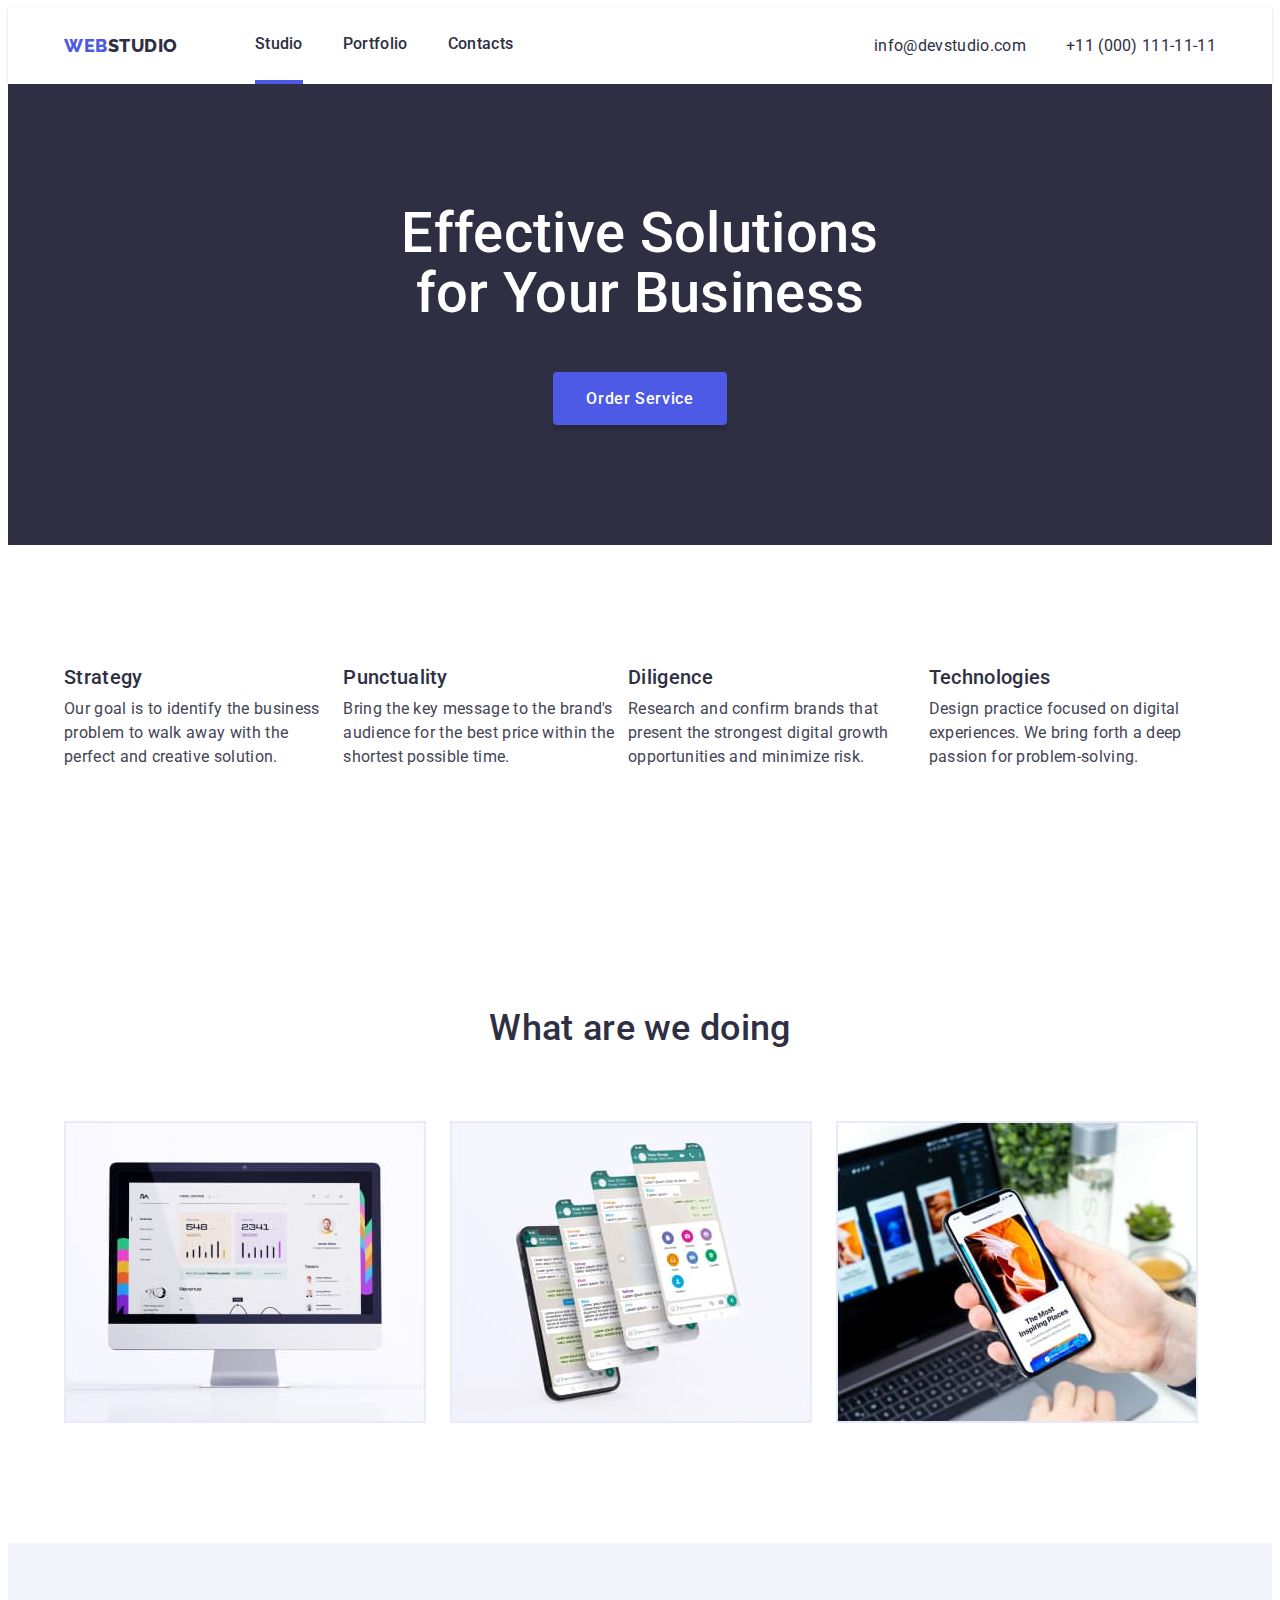
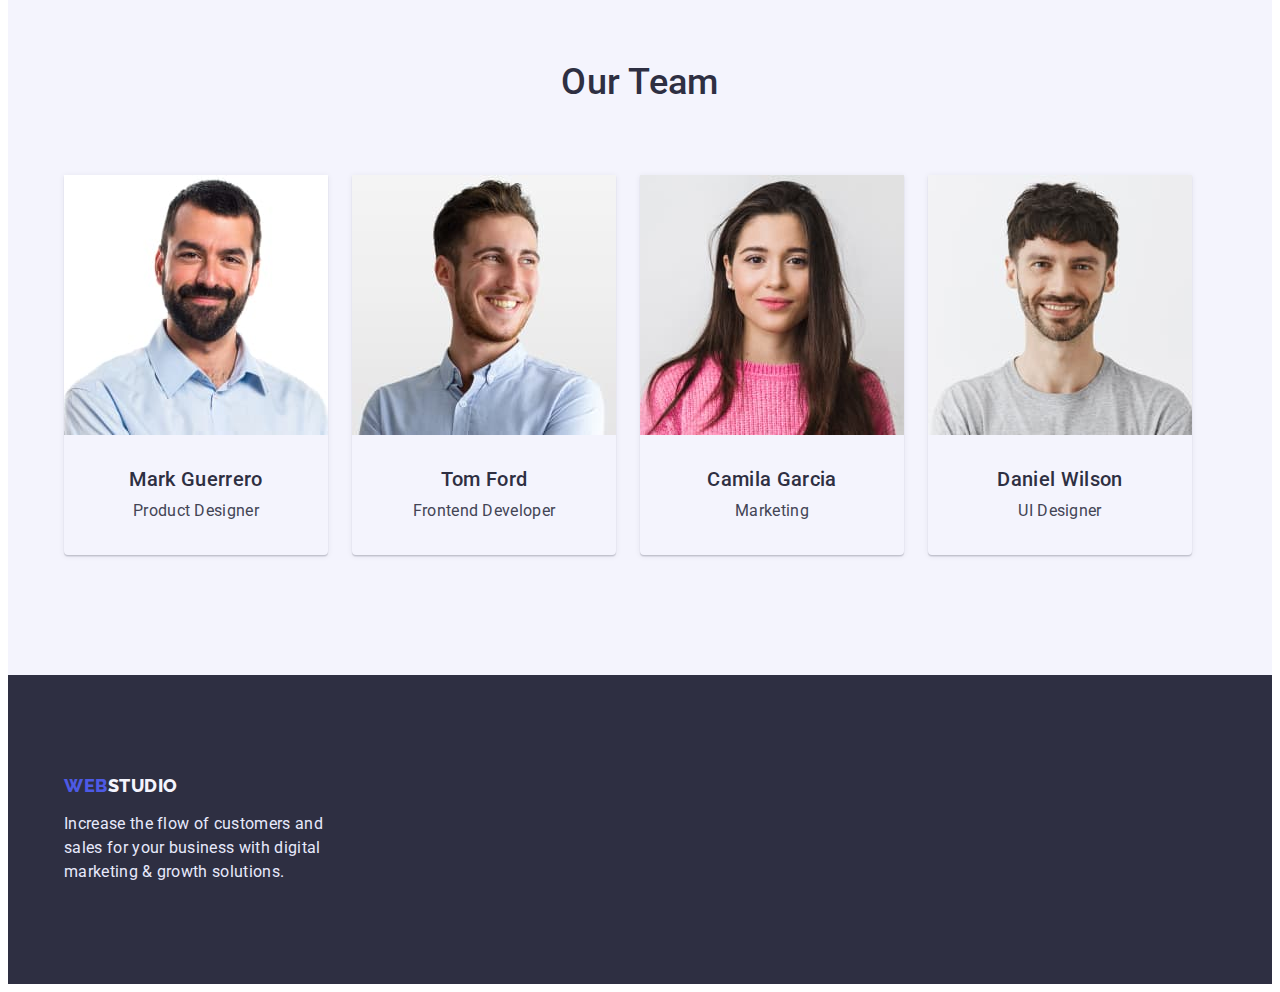
<file: index.html>
<!DOCTYPE html>
<html lang="en">
  <head>
    <meta charset="UTF-8" />
    <meta http-equiv="X-UA-Compatible" content="IE=edge" />
    <meta name="viewport" content="width=device-width, initial-scale=1.0" />
    <title>Studio</title>
    <link rel="preconnect" href="https://fonts.googleapis.com" />
    <link rel="preconnect" href="https://fonts.gstatic.com" crossorigin />
    <link
      href="https://fonts.googleapis.com/css2?family=Raleway:wght@800&family=Roboto:wght@400;500;700&display=swap"
      rel="stylesheet"
    />
    <link
      rel="stylesheet"
      href="https://cdnjs.cloudflare.com/ajax/libs/modern-normalize/1.1.0/modern-normalize.min.css"
      integrity="sha512-wpPYUAdjBVSE4KJnH1VR1HeZfpl1ub8YT/NKx4PuQ5NmX2tKuGu6U/JRp5y+Y8XG2tV+wKQpNHVUX03MfMFn9Q=="
      crossorigin="anonymous"
      referrerpolicy="no-referrer"
    />
    <link rel="stylesheet" href="./css/styles.css" />
  </head>
  <body>
    <header class="header">
      <div class="container flex">
        <nav class="main-nav flex">
          <a href="/" class="logo"><span>web</span>studio</a>
          <ul class="nav-list list">
            <li class="item"><a href="./index.html" class="link current">Studio</a></li>
            <li class="item"><a href="./portfolio.html" class="link">Portfolio</a></li>
            <li class="item"><a href="#" class="link">Contacts</a></li>
          </ul>
        </nav>
        <ul class="contacts-list list">
          <li class="item">
            <a href="mailto:info@devstudio.com" class="link mail">info@devstudio.com</a>
          </li>
          <li class="item">
            <a href="tel:+110001111111" class="link phone">+11 (000) 111-11-11</a>
          </li>
        </ul>
      </div>
    </header>
    <main>
      <section class="section hero">
        <h1 class="hero-title">
          Effective Solutions <br />
          for Your Business
        </h1>
        <button type="button" class="btn">Order Service</button>
      </section>
      <section class="section feature">
        <div class="container">
          <h2 class="title" hidden>Feature</h2>
          <ul class="list flex">
            <li>
              <h3 class="sub-title">Strategy</h3>
              <p>
                Our goal is to identify the business problem to walk away with the perfect and
                creative solution.
              </p>
            </li>
            <li>
              <h3 class="sub-title">Punctuality</h3>
              <p>
                Bring the key message to the brand's audience for the best price within the shortest
                possible time.
              </p>
            </li>
            <li>
              <h3 class="sub-title">Diligence</h3>
              <p>
                Research and confirm brands that present the strongest digital growth opportunities
                and minimize risk.
              </p>
            </li>
            <li>
              <h3 class="sub-title">Technologies</h3>
              <p>
                Design practice focused on digital experiences. We bring forth a deep passion for
                problem-solving.
              </p>
            </li>
          </ul>
        </div>
      </section>
      <section class="section our-work">
        <div class="container">
          <h2 class="title">What are we doing</h2>
          <ul class="list flex">
            <li class="item"><img src="./images/pc.jpg" alt="pc" width="360" height="300" /></li>
            <li class="item">
              <img src="./images/mobile.jpg" alt="mobile" width="360" height="300" />
            </li>
            <li class="item">
              <img src="./images/nout.jpg" alt="nout" width="360" height="300" />
            </li>
          </ul>
        </div>
      </section>
      <section class="section our-team">
        <div class="container">
          <h2 class="title">Our Team</h2>
          <ul class="list flex">
            <li class="item shadow">
              <img src="./images/Mark_Guerrero.jpg" alt="Mark Guerrero" width="264" height="260" />
              <div class="wrap">
                <h3 class="sub-title">Mark Guerrero</h3>
                <p>Product Designer</p>
              </div>
            </li>
            <li class="item">
              <img src="./images/Tom_Ford.jpg" alt="Tom Ford" width="264" height="260" />
              <div class="wrap">
                <h3 class="sub-title">Tom Ford</h3>
                <p>Frontend Developer</p>
              </div>
            </li>
            <li class="item">
              <img src="./images/Camila_Garcia.jpg" alt="Camila Garcia" width="264" height="260" />
              <div class="wrap">
                <h3 class="sub-title">Camila Garcia</h3>
                <p>Marketing</p>
              </div>
            </li>
            <li class="item">
              <img src="./images/Daniel_Wilson.jpg" alt="Daniel Wilson" width="264" height="260" />
              <div class="wrap">
                <h3 class="sub-title">Daniel Wilson</h3>
                <p>UI Designer</p>
              </div>
            </li>
          </ul>
        </div>
      </section>
    </main>
    <footer class="footer">
      <div class="container">
        <a href="/" class="logo"><span>web</span>studio</a>
        <p class="footer-text">
          Increase the flow of customers and sales for your business with digital marketing & growth
          solutions.
        </p>
      </div>
    </footer>
  </body>
</html>
</file>
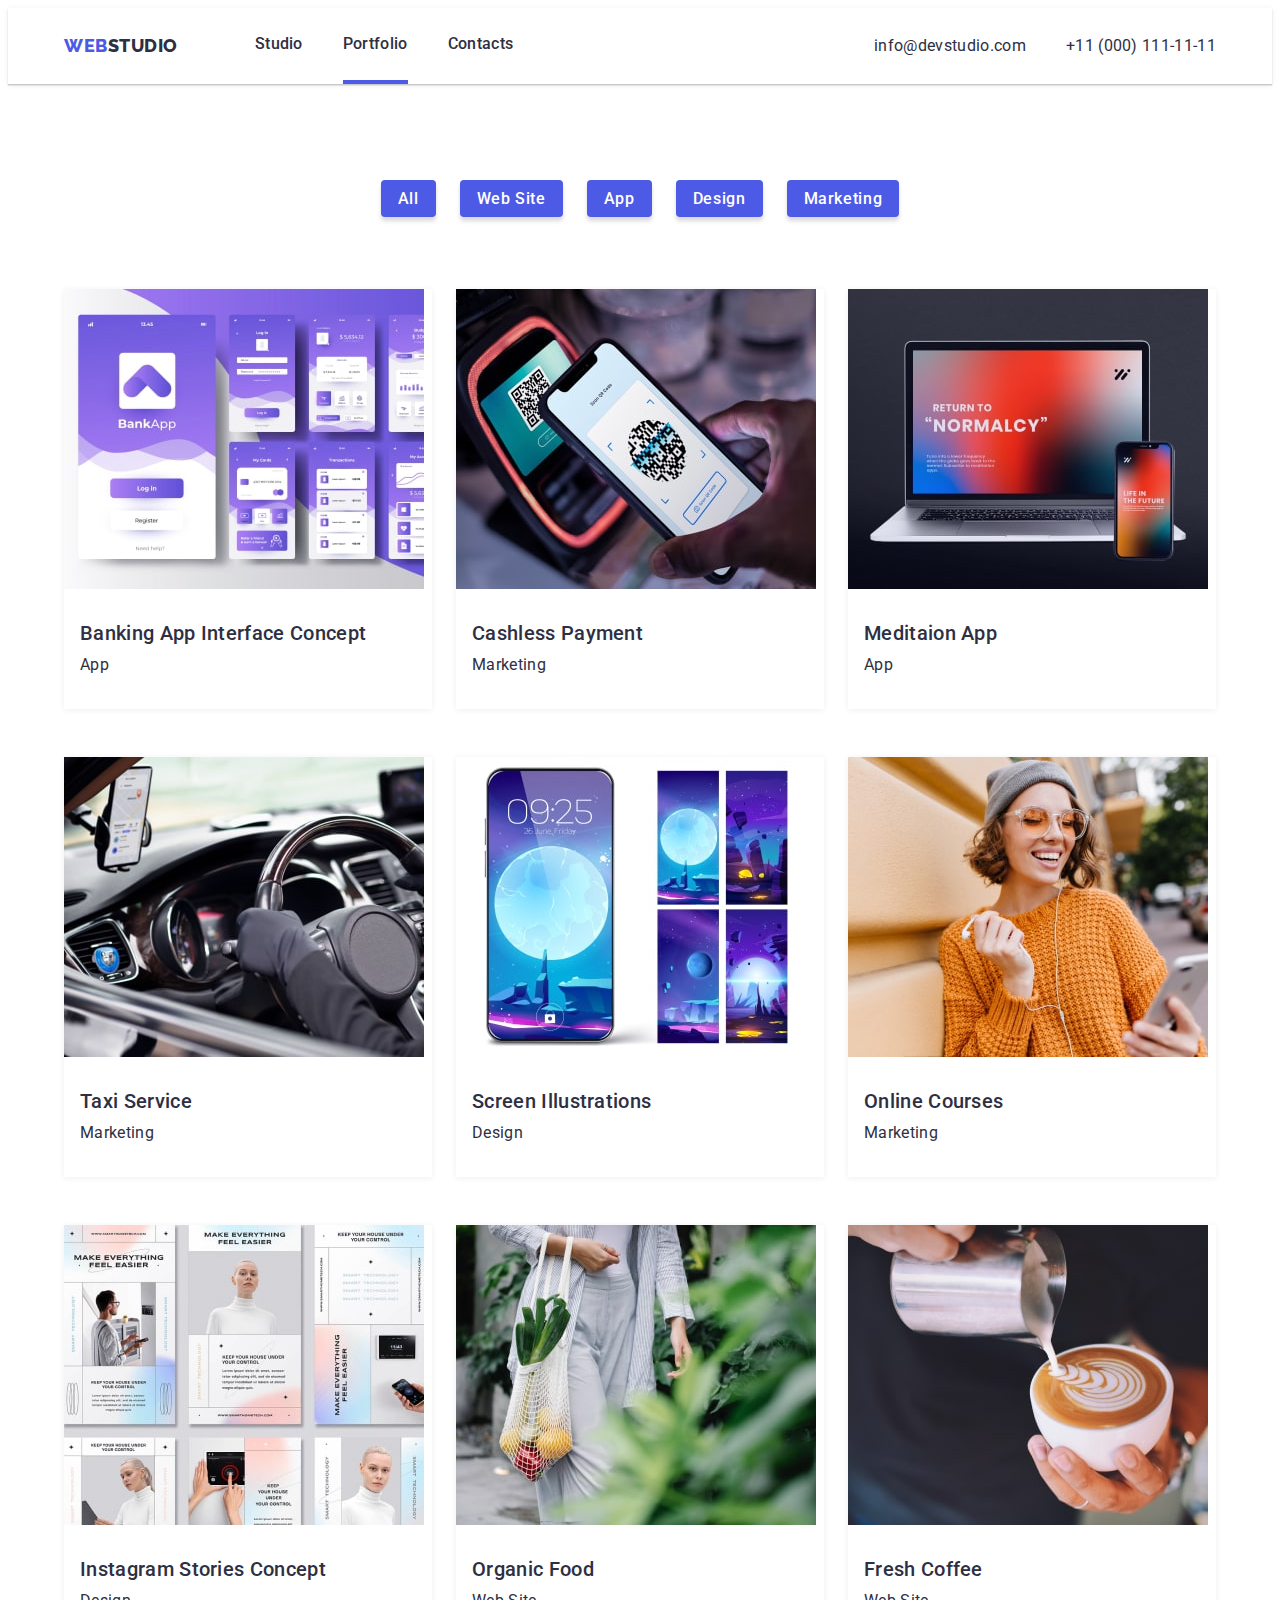
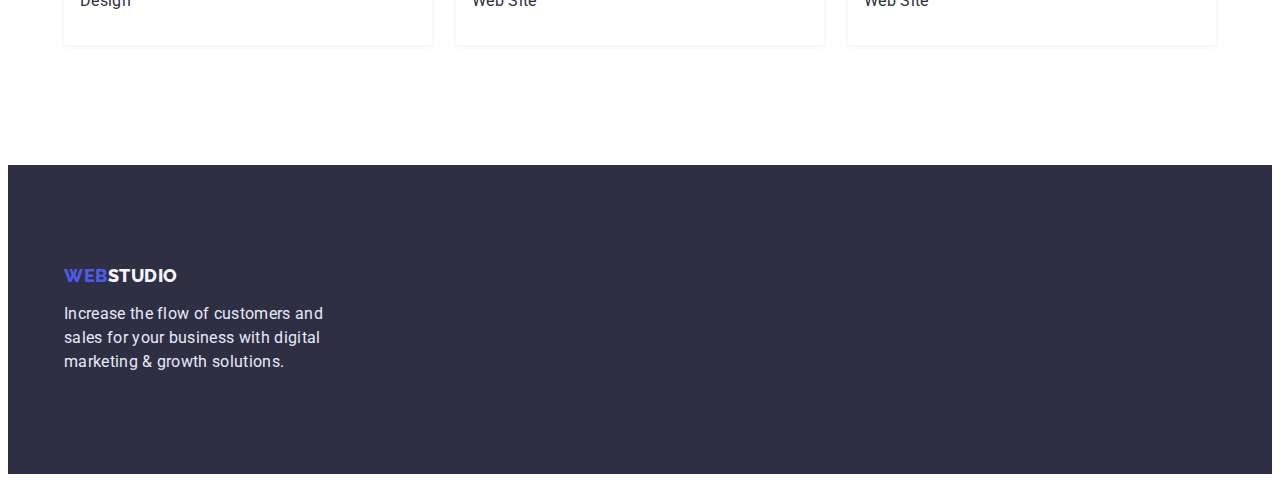
<file: portfolio.html>
<!DOCTYPE html>
<html lang="en">
  <head>
    <meta charset="UTF-8" />
    <meta http-equiv="X-UA-Compatible" content="IE=edge" />
    <meta name="viewport" content="width=device-width, initial-scale=1.0" />
    <title>Portfolio</title>
    <link rel="preconnect" href="https://fonts.googleapis.com" />
    <link rel="preconnect" href="https://fonts.gstatic.com" crossorigin />
    <link
      href="https://fonts.googleapis.com/css2?family=Raleway:wght@800&family=Roboto:wght@400;500;700&display=swap"
      rel="stylesheet"
    />
    <link
      rel="stylesheet"
      href="https://cdnjs.cloudflare.com/ajax/libs/modern-normalize/1.1.0/modern-normalize.min.css"
      integrity="sha512-wpPYUAdjBVSE4KJnH1VR1HeZfpl1ub8YT/NKx4PuQ5NmX2tKuGu6U/JRp5y+Y8XG2tV+wKQpNHVUX03MfMFn9Q=="
      crossorigin="anonymous"
      referrerpolicy="no-referrer"
    />
    <link rel="stylesheet" href="./css/styles.css" />
  </head>
  <body>
    <header class="header">
      <div class="container flex">
        <nav class="main-nav flex">
          <a href="/" class="logo"><span>web</span>studio</a>
          <ul class="nav-list list">
            <li class="item"><a href="./index.html" class="link">Studio</a></li>
            <li class="item"><a href="./portfolio.html" class="link current">Portfolio</a></li>
            <li class="item"><a href="#" class="link">Contacts</a></li>
          </ul>
        </nav>
        <ul class="contacts-list list">
          <li class="item">
            <a href="mailto:info@devstudio.com" class="link mail">info@devstudio.com</a>
          </li>
          <li class="item">
            <a href="tel:+110001111111" class="link phone">+11 (000) 111-11-11</a>
          </li>
        </ul>
      </div>
    </header>
    <main>
      <section class="section portfolio">
        <div class="container">
          <h1 class="hero-title" hidden>Portfolio</h1>
          <ul class="filter list">
            <li class="item"><button type="button" class="btn">All</button></li>
            <li class="item"><button type="button" class="btn">Web Site</button></li>
            <li class="item"><button type="button" class="btn">App</button></li>
            <li class="item"><button type="button" class="btn">Design</button></li>
            <li class="item"><button type="button" class="btn">Marketing</button></li>
          </ul>

          <ul class="portfolio-list list">
            <li class="item">
              <a href="#" class="link">
                <img
                  src="./images/app.jpg"
                  alt="Banking App Interface Concept"
                  width="360"
                  height="300"
                />
                <div class="info">
                  <h2 class="title">Banking App Interface Concept</h2>
                  <p>App</p>
                </div>
                <!-- <p class="sub-text">
                14 Stylish and User-Friendly App Design Concepts · Task Manager App · Calorie
                Tracker App · Exotic Fruit Ecommerce App · Cloud Storage App
              </p> -->
              </a>
            </li>
            <li class="item">
              <a href="#" class="link">
                <img src="./images/telephon.jpg" alt="Mobile phone" width="360" height="300" />
                <div class="info">
                  <h2 class="title">Cashless Payment</h2>
                  <p>Marketing</p>
                </div>
                <!-- <p class="sub-text">
                14 Stylish and User-Friendly App Design Concepts · Task Manager App · Calorie
                Tracker App · Exotic Fruit Ecommerce App · Cloud Storage App
              </p> -->
              </a>
            </li>
            <li class="item">
              <a href="#" class="link">
                <img src="./images/laptop.jpg" alt="Laptop" width="360" height="300" />
                <div class="info">
                  <h2 class="title">Meditaion App</h2>
                  <p>App</p>
                </div>
                <!-- <p class="sub-text">
                14 Stylish and User-Friendly App Design Concepts · Task Manager App · Calorie
                Tracker App · Exotic Fruit Ecommerce App · Cloud Storage App
              </p> -->
              </a>
            </li>
            <li class="item">
              <a href="#" class="link">
                <img src="./images/taxi.jpg" alt="Taxi car" width="360" height="300" />
                <div class="info">
                  <h2 class="title">Taxi Service</h2>
                  <p>Marketing</p>
                </div>
                <!-- <p class="sub-text">
                14 Stylish and User-Friendly App Design Concepts · Task Manager App · Calorie
                Tracker App · Exotic Fruit Ecommerce App · Cloud Storage App
              </p> -->
              </a>
            </li>
            <li class="item">
              <a href="#" class="link">
                <img src="./images/screen.jpg" alt="Screen mobile phone" width="360" height="300" />
                <div class="info">
                  <h2 class="title">Screen Illustrations</h2>
                  <p>Design</p>
                </div>
                <!-- <p class="sub-text">
                14 Stylish and User-Friendly App Design Concepts · Task Manager App · Calorie
                Tracker App · Exotic Fruit Ecommerce App · Cloud Storage App
              </p> -->
              </a>
            </li>
            <li class="item">
              <a href="#" class="link">
                <img src="./images/courses.jpg" alt="Girl is smile" width="360" height="300" />
                <div class="info">
                  <h2 class="title">Online Courses</h2>
                  <p>Marketing</p>
                </div>
                <!-- <p class="sub-text">
                14 Stylish and User-Friendly App Design Concepts · Task Manager App · Calorie
                Tracker App · Exotic Fruit Ecommerce App · Cloud Storage App
              </p> -->
              </a>
            </li>
            <li class="item">
              <a href="#" class="link">
                <img
                  src="./images/instagram.jpg"
                  alt="Instagram Stories"
                  width="360"
                  height="300"
                />
                <div class="info">
                  <h2 class="title">Instagram Stories Concept</h2>
                  <p>Design</p>
                </div>
                <!-- <p class="sub-text">
                14 Stylish and User-Friendly App Design Concepts · Task Manager App · Calorie
                Tracker App · Exotic Fruit Ecommerce App · Cloud Storage App
              </p> -->
              </a>
            </li>
            <li class="item">
              <a href="#" class="link">
                <img src="./images/food.jpg" alt="Organic Food" width="360" height="300" />
                <div class="info">
                  <h2 class="title">Organic Food</h2>
                  <p>Web Site</p>
                </div>
                <!-- <p class="sub-text">
                14 Stylish and User-Friendly App Design Concepts · Task Manager App · Calorie
                Tracker App · Exotic Fruit Ecommerce App · Cloud Storage App
              </p> -->
              </a>
            </li>
            <li class="item">
              <a href="#" class="link">
                <img src="./images/coffee.jpg" alt="Cup coffee" width="360" height="300" />
                <div class="info">
                  <h2 class="title">Fresh Coffee</h2>
                  <p>Web Site</p>
                </div>
                <!-- <p class="sub-text">
                14 Stylish and User-Friendly App Design Concepts · Task Manager App · Calorie
                Tracker App · Exotic Fruit Ecommerce App · Cloud Storage App
              </p> -->
              </a>
            </li>
          </ul>
        </div>
      </section>
    </main>
    <footer class="footer">
      <div class="container">
        <a href="/" class="logo"><span>web</span>studio</a>
        <p class="footer-text">
          Increase the flow of customers and sales for your business with digital marketing & growth
          solutions.
        </p>
      </div>
    </footer>
  </body>
</html>
</file>
<file: css/styles.css>
/* _______BASIC STYLE_______ */


/* font-family: 'Raleway', sans-serif;
font-family: 'Roboto', sans-serif; */
:root{
      --text: #434455;
      --sub-text: #8e8f99;
      --active: #4d5ae5;
      --dark: #2e2f42;
      --green: #31d0aa;
      --accent: #e7e9fc;
      --iight: #f4f4fd;
}     

body {
      color: var(--text);
      font-family: 'Roboto', sans-serif;
      font-size: 16px;
      line-height: 1.5;
      letter-spacing: 0.02em;

      background-color: #ffffff;
}

.section{
      padding-top: 120px;
      padding-bottom: 120px;
}
.container{
      width: 1152px;
      margin-left: auto;
      margin-right: auto;
      padding-left: 12px;
      padding-right: 12px;
}

.title{
      margin: 0;
      padding: 0;
      color: var(--dark);
      font-size: 36px;
      font-weight: 500;
      line-height: 1.11;
      text-align: center;

}

.sub-title{
      margin: 0;
      padding: 0;
      font-size: 20px;
      font-weight: 500;
      color: var(--dark);
      line-height: 1.2;
}

.list{
      padding: 0;
      margin: 0;
      list-style: none;
}

p{
      margin: 0;
      padding: 0;
}

.flex{
      display: flex;
}



            /* ///////STUDIO I////// */

            /* _______HEADER_______ */
.header{
      box-shadow: 0px 2px 1px rgba(46, 47, 66, 0.08), 0px 1px 1px rgba(46, 47, 66, 0.16), 0px 1px 6px rgba(46, 47, 66, 0.08);
                  
}
.header .flex{
      align-items: center;
      
}

.logo{
      margin-right: 77px;
      color: var(--dark);
      font-family: 'Raleway', sans-serif;
      font-weight: 800;
      font-size: 18px;
      line-height: 1.33;
      letter-spacing: 0.03em;
      text-decoration: none;
      text-transform: uppercase;

      cursor: pointer;
}

.logo span{
      color: var(--active);
}


.link{
      text-decoration: none;
      color: var(--dark);
}
.header .link:hover,
.header .link:focus{
      color: var(--text);
}

.header .link:active{
      color: var(--active);
}

.nav-list{
      display: flex;
}

.nav-list .item:not(:last-child){
      margin-right: 40px;
}
.main-nav .link{
      display: block;
      padding-top: 24px;
      padding-bottom: 24px;
      font-weight: 500;
      color: var(--dark);
      text-decoration: none;
}

.main-nav .link.current{
      border-bottom: 4px solid var(--active);
}
.contacts-list{
      display: flex;
      margin-left: auto;
}
.contacts-list .item + .item{
      margin-left: 40px;
}
            /* _______HERO_______ */

.hero{
      background-color: var(--dark);
      text-align: center;
}

.hero-title{
      margin: 0;
      margin-bottom: 48px;
      padding: 0;
      font-size: 56px;
      font-weight: 500;
      color: #ffffff;
      line-height: 1.07;
}

.btn{
      display: inline-block;
      padding-top: 16px;
      padding-bottom: 16px;
      padding-left: 32px;
      padding-right: 32px;
      min-width: 170px;
      text-align: center;

      font-family: 'Roboto', sans-serif;
      font-weight: 500;
      font-size: 16px;
      line-height: 1.2;
      letter-spacing: 0.04em;

      color: #ffffff;
      background-color: var(--active);
      border: 1px solid transparent;
      border-radius: 4px;
      box-shadow: 0px 4px 4px rgba(0, 0, 0, 0.15);
      cursor: pointer;
      
}

.btn:hover,
.btn:focus{
      box-shadow: 0px 1px 6px rgba(46, 47, 66, 0.08), 0px 1px 1px rgba(46, 47, 66, 0.16), 0px 2px 1px rgba(46, 47, 66, 0.08);
}

.btn:active{
      background-color: #404bbf;
}

            /* _______FEATURE_______ */
.feature{

}

.feature .sub-title{
      margin-bottom: 8px;
}

.feature p{
      font-weight: 400;
}

            /* _______OUR WORK_______ */
.our-work .title{
      margin-bottom: 72px;
}
.our-work .item{
      border: 1px solid #E7E9FC;
}
.our-work .item + .item{
      margin-left: 24px;
}

            /* _______OUR TEAM_______ */

.our-team{
      background-color: var(--iight);
}

.our-team .title{
      margin-bottom: 72px;
}

.our-team .item{
      box-shadow: 0px 1px 6px rgba(46, 47, 66, 0.08), 0px 1px 1px rgba(46, 47, 66, 0.16), 0px 2px 1px rgba(46, 47, 66, 0.08);
      border-radius: 0px 0px 4px 4px;
}
.our-team .item + .item{
      margin-left: 24px;
}



.wrap{
      margin-top: 32px;
      margin-bottom: 32px;
      text-align: center;
}

.list img{
      display: block;
}
.wrap .sub-title{
      margin-bottom: 8px;
}

            /* _______FOOTER_______ */

.footer{
      padding-top: 100px;
      padding-bottom: 100px;
      background-color: var(--dark);
}

.footer .logo{
      display: block;
      color: var(--iight);
      line-height: 1.17;
      margin-bottom: 16px;
}

.footer-text{
      color: var(--accent);
      max-width: 264px
}

            /* /////////PORTFOLIO II/////// */


.section.portfolio{
      padding-top: 96px;
}
.portfolio .title{
      font-size: 20px;
      color: var(--dark);
      line-height: 1.2;
      text-align: left;
}

.filter{
      display: flex;
      justify-content: center;
      margin-bottom: 72px;
}

.filter .item + .item{
      margin-left: 24px;
}

.portfolio .btn{
      min-width: auto;
      padding-top: 8px;
      padding-right: 16px;
      padding-bottom: 8px;
      padding-left: 16px;
}

.portfolio-list{
      display: flex;
      flex-wrap: wrap;
}
.portfolio-list .item{
      width: calc( (100% - 48px) / 3);
      margin-bottom: 48px;
      box-shadow: 0px 1px 6px rgba(46, 47, 66, 0.08);
}
.portfolio-list .item:not(:nth-child(3n)){
      margin-right: 24px;
}

.portfolio-list .item:nth-last-child(-n+3){
      margin-bottom: 0;
}

.portfolio-list .info{
      padding-top: 32px;
      padding-bottom: 32px;
      padding-left: 16px;
      padding-right: 16px;;
}

.info .title{
      margin-bottom: 8px;
}
.sub-text{
      color: var(--iight);
      background-color: var(--active);
}
</file>
